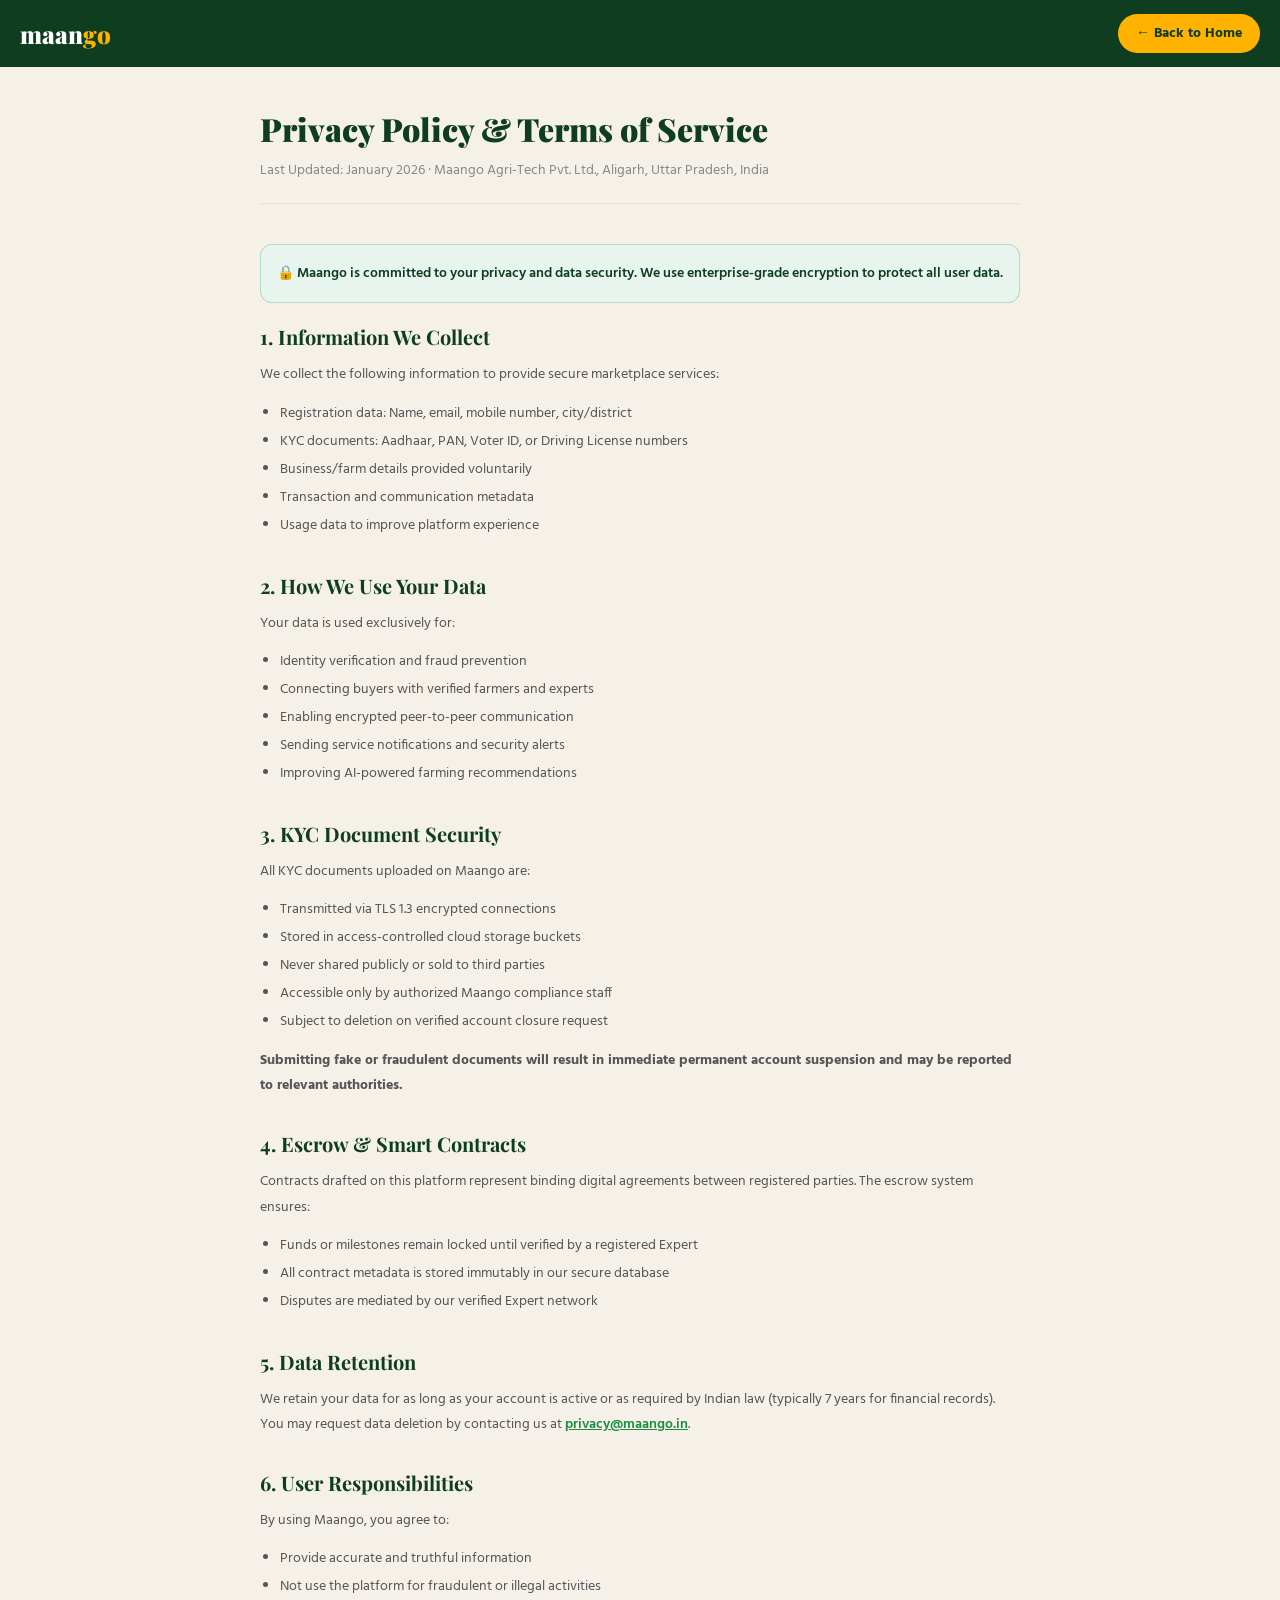
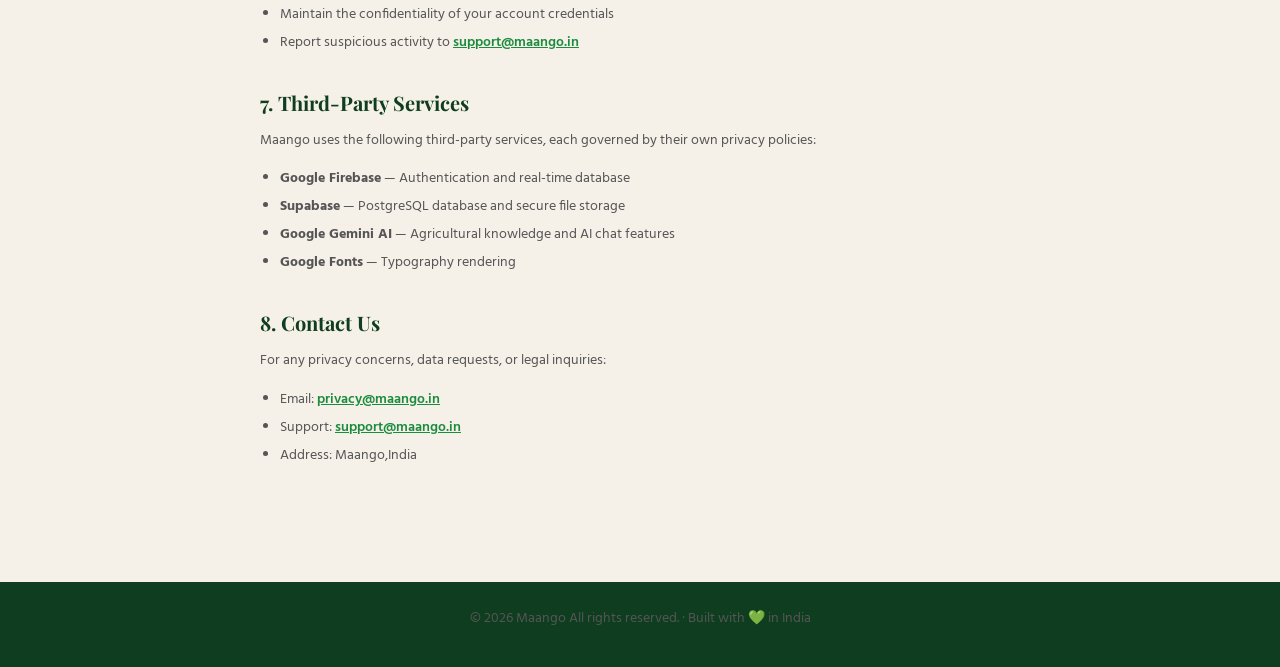
<file: legal.html>
<!DOCTYPE html>
<html lang="en">
<head>
<meta charset="UTF-8">
<meta name="viewport" content="width=device-width, initial-scale=1.0">
<title>Legal & Privacy | Maango</title>
<link href="https://fonts.googleapis.com/css2?family=Playfair+Display:wght@700;900&family=Hind:wght@400;500;600;700&display=swap" rel="stylesheet">
<style>
  :root { --green: #0F3D20; --green2: #1B8C3E; --gold: #FFB300; --bg: #F5F0E8; --border: #E8E0D0; --gray: #888; }
  * { margin:0; padding:0; box-sizing:border-box; }
  body { font-family: 'Hind', sans-serif; background: var(--bg); color: #1A1A1A; }
  nav { background: var(--green); padding: 14px 20px; display: flex; justify-content: space-between; align-items: center; }
  .logo { font-family: 'Playfair Display', serif; font-size: 24px; font-weight: 900; color: #fff; text-decoration: none; }
  .logo span { color: var(--gold); }
  .back-btn { background: var(--gold); border: none; color: var(--green); padding: 8px 18px; border-radius: 24px; font-size: 14px; font-weight: 700; cursor: pointer; text-decoration: none; display: inline-block; font-family: 'Hind', sans-serif; }
  main { max-width: 800px; margin: 0 auto; padding: 40px 20px 80px; }
  h1 { font-family: 'Playfair Display', serif; font-size: 32px; font-weight: 900; color: var(--green); margin-bottom: 8px; }
  .subtitle { color: var(--gray); font-size: 14px; margin-bottom: 40px; padding-bottom: 20px; border-bottom: 1px solid var(--border); }
  section { margin-bottom: 32px; }
  h2 { font-family: 'Playfair Display', serif; font-size: 20px; font-weight: 700; color: var(--green); margin-bottom: 12px; display: flex; align-items: center; gap: 8px; }
  p { color: #555; line-height: 1.8; font-size: 14px; margin-bottom: 12px; }
  .info-box { background: #e8f5ee; border: 1px solid #1B8C3E40; border-radius: 12px; padding: 16px; margin: 20px 0; }
  .info-box p { color: var(--green); margin: 0; font-weight: 600; }
  ul { color: #555; line-height: 2; font-size: 14px; padding-left: 20px; margin-bottom: 12px; }
  a { color: var(--green2); font-weight: 600; }
  footer { text-align: center; padding: 24px; background: var(--green); color: rgba(255,255,255,0.7); font-size: 12px; }
</style>
</head>
<body>

<nav>
  <a href="index.html" class="logo">maan<span>go</span></a>
  <a href="index.html" class="back-btn">← Back to Home</a>
</nav>

<main>
  <h1>Privacy Policy & Terms of Service</h1>
  <p class="subtitle">Last Updated: January 2026 · Maango Agri-Tech Pvt. Ltd., Aligarh, Uttar Pradesh, India</p>

  <div class="info-box">
    <p>🔒 Maango is committed to your privacy and data security. We use enterprise-grade encryption to protect all user data.</p>
  </div>

  <section>
    <h2>1. Information We Collect</h2>
    <p>We collect the following information to provide secure marketplace services:</p>
    <ul>
      <li>Registration data: Name, email, mobile number, city/district</li>
      <li>KYC documents: Aadhaar, PAN, Voter ID, or Driving License numbers</li>
      <li>Business/farm details provided voluntarily</li>
      <li>Transaction and communication metadata</li>
      <li>Usage data to improve platform experience</li>
    </ul>
  </section>

  <section>
    <h2>2. How We Use Your Data</h2>
    <p>Your data is used exclusively for:</p>
    <ul>
      <li>Identity verification and fraud prevention</li>
      <li>Connecting buyers with verified farmers and experts</li>
      <li>Enabling encrypted peer-to-peer communication</li>
      <li>Sending service notifications and security alerts</li>
      <li>Improving AI-powered farming recommendations</li>
    </ul>
  </section>

  <section>
    <h2>3. KYC Document Security</h2>
    <p>All KYC documents uploaded on Maango are:</p>
    <ul>
      <li>Transmitted via TLS 1.3 encrypted connections</li>
      <li>Stored in access-controlled cloud storage buckets</li>
      <li>Never shared publicly or sold to third parties</li>
      <li>Accessible only by authorized Maango compliance staff</li>
      <li>Subject to deletion on verified account closure request</li>
    </ul>
    <p><strong>Submitting fake or fraudulent documents will result in immediate permanent account suspension and may be reported to relevant authorities.</strong></p>
  </section>

  <section>
    <h2>4. Escrow & Smart Contracts</h2>
    <p>Contracts drafted on this platform represent binding digital agreements between registered parties. The escrow system ensures:</p>
    <ul>
      <li>Funds or milestones remain locked until verified by a registered Expert</li>
      <li>All contract metadata is stored immutably in our secure database</li>
      <li>Disputes are mediated by our verified Expert network</li>
    </ul>
  </section>

  <section>
    <h2>5. Data Retention</h2>
    <p>We retain your data for as long as your account is active or as required by Indian law (typically 7 years for financial records). You may request data deletion by contacting us at <a href="mailto:privacy@maango.in">privacy@maango.in</a>.</p>
  </section>

  <section>
    <h2>6. User Responsibilities</h2>
    <p>By using Maango, you agree to:</p>
    <ul>
      <li>Provide accurate and truthful information</li>
      <li>Not use the platform for fraudulent or illegal activities</li>
      <li>Maintain the confidentiality of your account credentials</li>
      <li>Report suspicious activity to <a href="mailto:support@maango.in">support@maango.in</a></li>
    </ul>
  </section>

  <section>
    <h2>7. Third-Party Services</h2>
    <p>Maango uses the following third-party services, each governed by their own privacy policies:</p>
    <ul>
      <li><strong>Google Firebase</strong> — Authentication and real-time database</li>
      <li><strong>Supabase</strong> — PostgreSQL database and secure file storage</li>
      <li><strong>Google Gemini AI</strong> — Agricultural knowledge and AI chat features</li>
      <li><strong>Google Fonts</strong> — Typography rendering</li>
    </ul>
  </section>

  <section>
    <h2>8. Contact Us</h2>
    <p>For any privacy concerns, data requests, or legal inquiries:</p>
    <ul>
      <li>Email: <a href="mailto:privacy@maango.in">privacy@maango.in</a></li>
      <li>Support: <a href="mailto:support@maango.in">support@maango.in</a></li>
      <li>Address: Maango,India</li>
    </ul>
  </section>
</main>

<footer>
  <p>© 2026 Maango All rights reserved. · Built with 💚 in India</p>
</footer>

</body>
</html>
</file>
